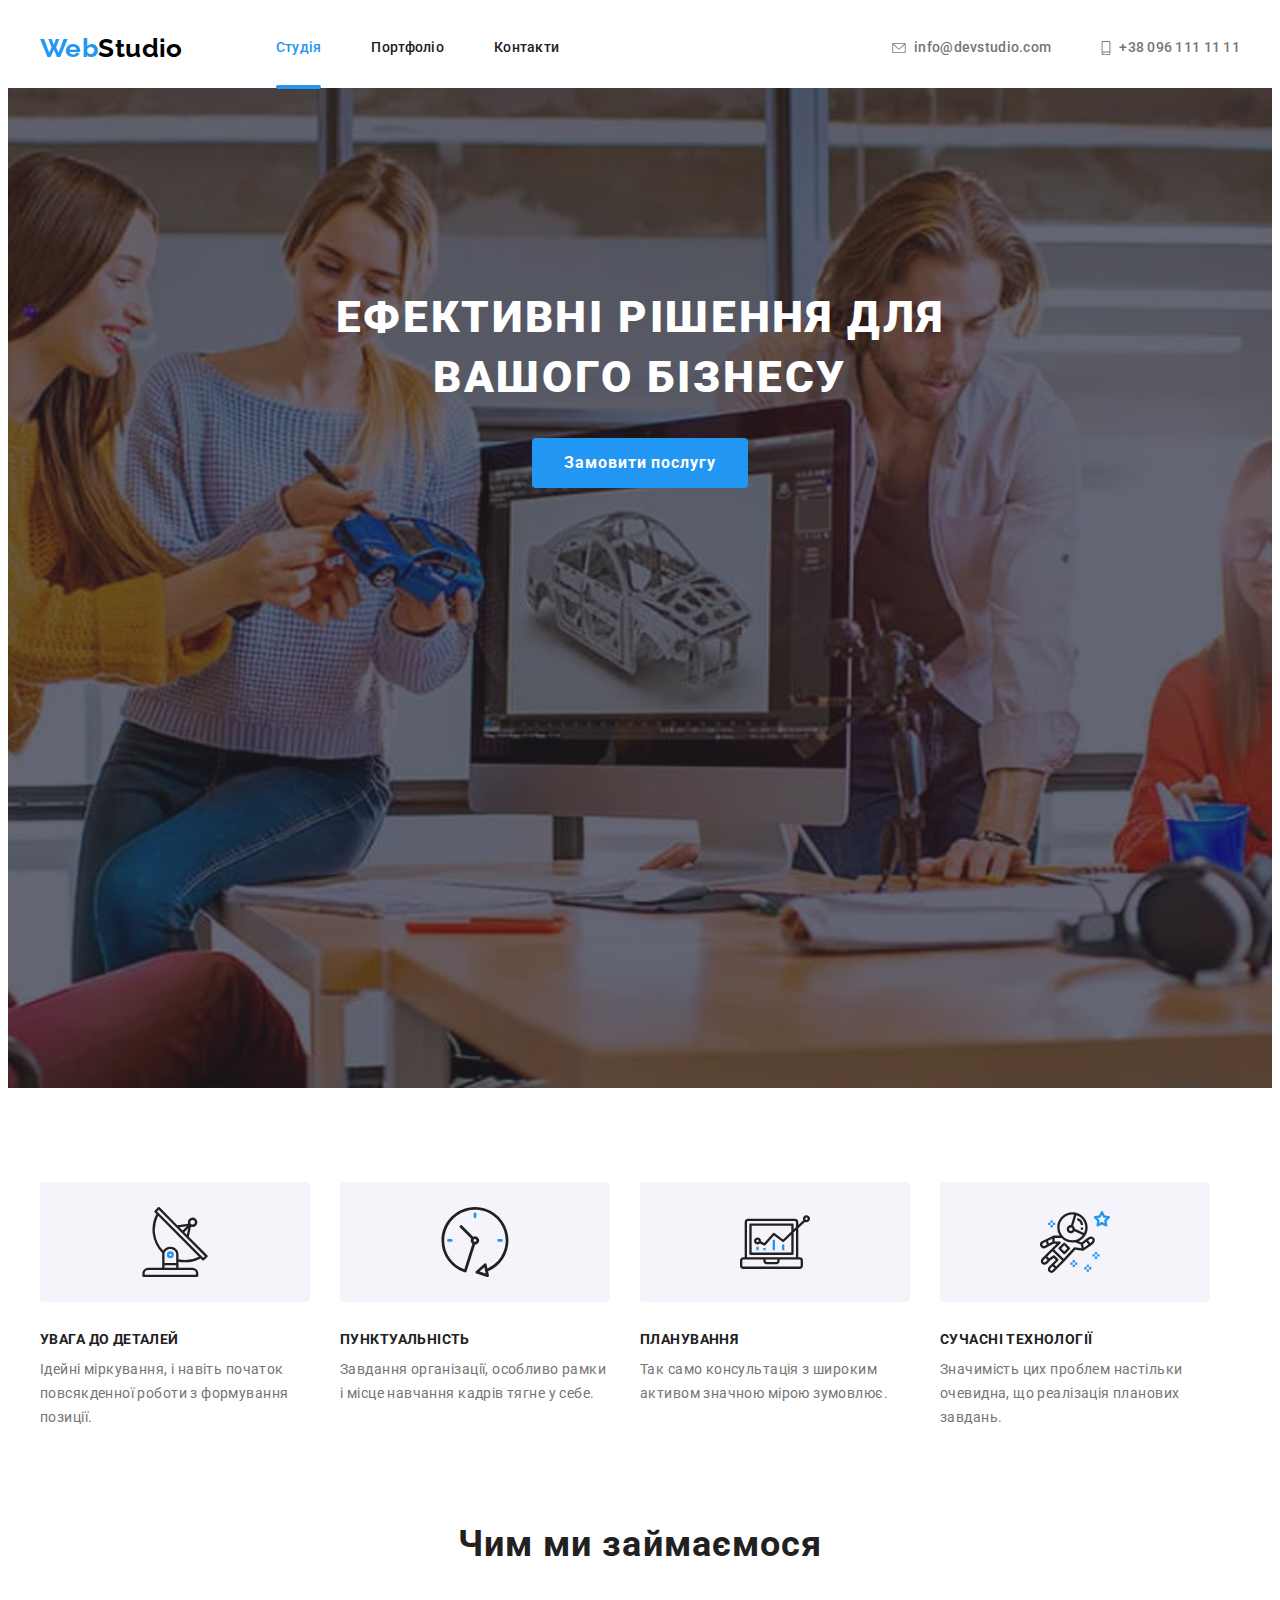
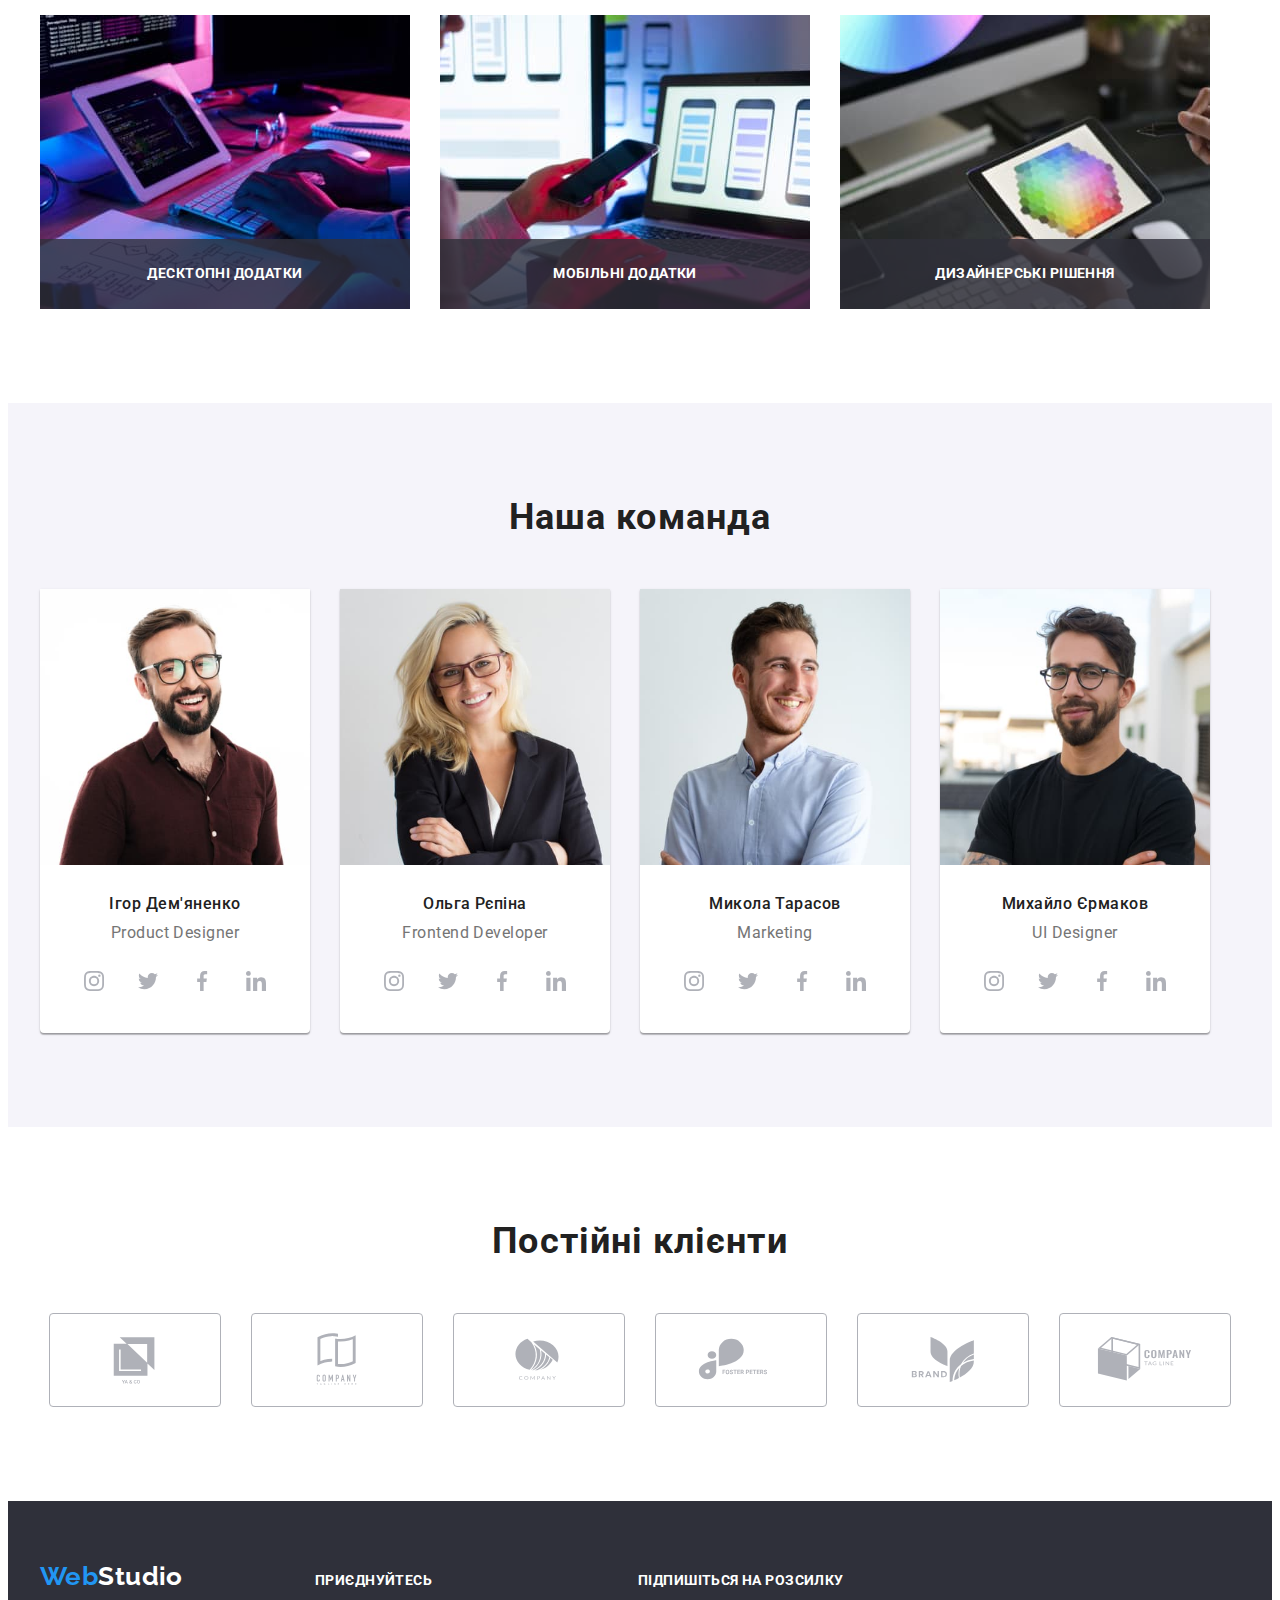
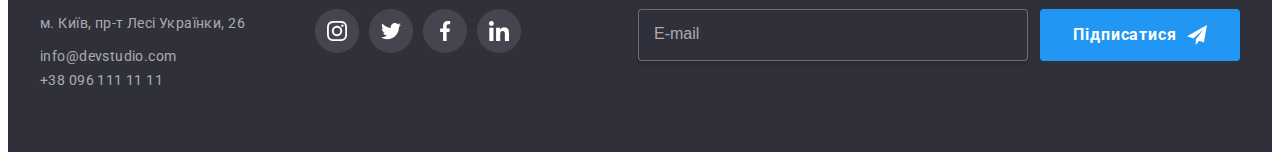
<file: index.html>
<!DOCTYPE html>
<html lang="uk">
  <head>
    <meta charset="UTF-8" />
    <meta http-equiv="X-UA-Compatible" content="IE=edge" />
    <meta name="viewport" content="width=device-width, initial-scale=1.0" />
    <title>WebStudio</title>
    <link rel="preconnect" href="https://fonts.googleapis.com" />
    <link rel="preconnect" href="https://fonts.gstatic.com" crossorigin />
    <link
      href="https://fonts.googleapis.com/css2?family=Raleway:wght@700&family=Roboto:wght@400;500;700;900&display=swap"
      rel="stylesheet"
    />
    <link
      rel="stylesheet"
      href="https://cdnjs.cloudflare.com/ajax/libs/modern-normalize/1.1.0/modern-normalize.min.css"
      integrity="sha512-wpPYUAdjBVSE4KJnH1VR1HeZfpl1ub8YT/NKx4PuQ5NmX2tKuGu6U/JRp5y+Y8XG2tV+wKQpNHVUX03MfMFn9Q=="
      crossorigin="anonymous"
      referrerpolicy="no-referrer"
    />
    <link rel="stylesheet" href="./css/main.min.css" />
  </head>
  <body>
    <header>
      <div class="container main-nav">
        <nav class="navigation">
          <a lang="en" href="./index.html" class="navigation__logo"
            >Web<span class="nav-color">Studio</span>
          </a>
          <ul class="nav-list list">
            <li class="nav-list__item">
              <div class="nav-list__line">
                <a href="./index.html" class="nav-list__link current">Студія</a>
              </div>
            </li>
            <li class="nav-list__item">
              <a href="./portfolio.html" class="nav-list__link">Портфоліо</a>
            </li>
            <li class="nav-list__item"><a href="" class="nav-list__link">Контакти</a></li>
          </ul>

          <!-- toggle-mobile menu -->
          <div class="wrapper-mobile">
            <button
              class="menu-toggle js-open-menu"
              aria-expanded="false"
              aria-controls="mobile-menu"
            >
              <svg width="40" height="40" aria-label="Перемикач мобільного меню">
                <use href="./images/icons.svg#icon-menu"></use>
              </svg>
            </button>
          </div>
        </nav>
        <ul class="contact-nav list">
          <li class="contact-nav__item">
            <a href="mailto:info@devstudio.com" class="contact-nav__link">
              <svg class="contact-nav-icon" width="14" height="10">
                <use href="./images/icons.svg#icon-mail"></use>
              </svg>
              info@devstudio.com</a
            >
          </li>
          <li class="contact-nav__item">
            <a href="tel:+380961111111" class="contact-nav__link">
              <svg class="contact-nav-icon" width="10" height="14">
                <use href="./images/icons.svg#icon-phone"></use>
              </svg>
              +38 096 111 11 11</a
            >
          </li>
        </ul>
      </div>
    </header>
    <main>
      <!--Hero section-->
      <section class="hero">
        <h1 class="hero-title">Ефективні рішення для вашого бізнесу</h1>
        <button type="button" class="hero-title__button" data-modal-open>Замовити послугу</button>
      </section>

      <!--Секція якості-->
      <section class="section-quality section">
        <h2 class="quality-title unvisible">Якості</h2>
        <div class="container">
          <ul class="quality-list list">
            <li class="quality-list__item">
              <div class="quality-list__logo">
                <svg class="quality-list__icon">
                  <use href="./images/icons.svg#icon-antenna"></use>
                </svg>
              </div>
              <h3 class="quality-list__title">УВАГА ДО ДЕТАЛЕЙ</h3>
              <p class="quality-list__text">
                Ідейні міркування, і навіть початок повсякденної роботи з формування позиції.
              </p>
            </li>
            <li class="quality-list__item">
              <div class="quality-list__logo">
                <svg class="quality-list__icon">
                  <use href="./images/icons.svg#icon-clock"></use>
                </svg>
              </div>
              <h3 class="quality-list__title">ПУНКТУАЛЬНІСТЬ</h3>
              <p class="quality-list__text">
                Завдання організації, особливо рамки і місце навчання кадрів тягне у себе.
              </p>
            </li>
            <li class="quality-list__item">
              <div class="quality-list__logo">
                <svg class="quality-list__icon">
                  <use href="./images/icons.svg#icon-diagram"></use>
                </svg>
              </div>
              <h3 class="quality-list__title">ПЛАНУВАННЯ</h3>
              <p class="quality-list__text">
                Так само консультація з широким активом значною мірою зумовлює.
              </p>
            </li>
            <li class="quality-list__item">
              <div class="quality-list__logo">
                <svg class="quality-list__icon">
                  <use href="./images/icons.svg#icon-astronaut"></use>
                </svg>
              </div>
              <h3 class="quality-list__title">СУЧАСНІ ТЕХНОЛОГІЇ</h3>
              <p class="quality-list__text">
                Значимість цих проблем настільки очевидна, що реалізація планових завдань.
              </p>
            </li>
          </ul>
        </div>
      </section>
      <!--Секція послуги-->
      <section class="section-information section">
        <div class="container">
          <h2 class="information-title">Чим ми займаємося</h2>
          <ul class="list-img list">
            <li class="list-img__item">
              <img
                srcset="./images/photo1@1x.jpg 1x, ./images/photo1@2x.jpg 2x"
                alt="людина пише код сайта"
                width="370"
                class="list-img__img"
              />
              <p class="list-img__text">Десктопні додатки</p>
            </li>
            <li class="list-img__item">
              <img
                srcset="./images/photo2@1x.jpg 1x, ./images/photo2@2x.jpg 2x"
                alt="людина малює макет сайта"
                width="370"
                class="list-img__img"
              />
              <p class="list-img__text">Мобільні додатки</p>
            </li>
            <li class="list-img__item">
              <img
                srcset="./images/photo3@1x.jpg 1x, ./images/photo3@2x.jpg 2x"
                alt="людина робить дизайн сайта"
                width="370"
                class="list-img__img"
              />
              <p class="list-img__text">Дизайнерські рішення</p>
            </li>
          </ul>
        </div>
      </section>
      <!--Наша команда-->
      <section class="section-team section">
        <div class="container">
          <h2 class="information-title">Наша команда</h2>
          <ul class="list-team list">
            <li class="list-team__cards">
              <picture>
                <source
                  srcset="
                    ./images/section-team-img/1-desk-igor@1x.jpg 1x,
                    ./images/section-team-img/1-desk-igor@2x.jpg 2x
                  "
                  media="min-width: 1200px"
                />
                <source
                  srcset="
                    ./images/section-team-img/1-tab-igor@1x.jpg 1x,
                    ./images/section-team-img/1-tab-igor@2x.jpg 2x
                  "
                  media="min-width: 768px"
                />
                <source
                  srcset="
                    ./images/section-team-img/1-mob-igor@1x.jpg 1x,
                    ./images/section-team-img/1-mob-igor@2x.jpg 2x
                  "
                  media="max-width: 767px"
                />

                <img
                  src="./images/section-team-img/1-mob-igor@1x.jpg"
                  alt="Ігор Дем'яненко фото"
                  class="list-team__img"
                />
              </picture>

              <div class="wrap">
                <h3 class="list-team__title item">Ігор Дем'яненко</h3>
                <p class="list-team__description item" lang="en">Product Designer</p>
                <ul class="social-list list">
                  <li class="social-list__item">
                    <a href="https://www.instagram.com/" class="social-list__links">
                      <svg class="social-list__icon">
                        <use href="./images/icons.svg#icon-instagram"></use>
                      </svg>
                    </a>
                  </li>
                  <li class="social-list__item">
                    <a href="https://twitter.com/" class="social-list__links">
                      <svg class="social-list__icon">
                        <use href="./images/icons.svg#icon-twitter"></use>
                      </svg>
                    </a>
                  </li>
                  <li class="social-list__item">
                    <a href="https://www.facebook.com/" class="social-list__links">
                      <svg class="social-list__icon">
                        <use href="./images/icons.svg#icon-facebook"></use>
                      </svg>
                    </a>
                  </li>
                  <li class="social-list__item">
                    <a href="https://www.linkedin.com/" class="social-list__links">
                      <svg class="social-list__icon">
                        <use href="./images/icons.svg#icon-linkedin"></use>
                      </svg>
                    </a>
                  </li>
                </ul>
              </div>
            </li>
            <li class="list-team__cards">
              <picture>
                <source
                  srcset="
                    ./images/section-team-img/2-desk-olga@1x.jpg 1x,
                    ./images/section-team-img/2-desk-olga@2x.jpg 2x
                  "
                  media="min-width: 1200px"
                />
                <source
                  srcset="
                    ./images/section-team-img/2-tab-olga@1x.jpg 1x,
                    ./images/section-team-img/2-tab-olga@2x.jpg 2x
                  "
                  media="min-width: 768px"
                />
                <source
                  srcset="
                    ./images/section-team-img/2-mob-olga@1x.jpg 1x,
                    ./images/section-team-img/2-mob-olga@2x.jpg 2x
                  "
                  media="max-width: 767px"
                />

                <img
                  src="./images/section-team-img/2-mob-olga@1x.jpg"
                  alt="Ольга Рєпіна фото"
                  class="list-team__img"
                />
              </picture>
              <div class="wrap">
                <h3 class="list-team__title item">Ольга Рєпіна</h3>
                <p class="list-team__description item" lang="en">Frontend Developer</p>
                <ul class="social-list list">
                  <li class="social-list__item">
                    <a href="https://www.instagram.com/" class="social-list__links">
                      <svg class="social-list__icon">
                        <use href="./images/icons.svg#icon-instagram"></use>
                      </svg>
                    </a>
                  </li>
                  <li class="social-list__item">
                    <a href="https://twitter.com/" class="social-list__links">
                      <svg class="social-list__icon">
                        <use href="./images/icons.svg#icon-twitter"></use>
                      </svg>
                    </a>
                  </li>
                  <li class="social-list__item">
                    <a href="https://www.facebook.com/" class="social-list__links">
                      <svg class="social-list__icon">
                        <use href="./images/icons.svg#icon-facebook"></use>
                      </svg>
                    </a>
                  </li>
                  <li class="social-list__item">
                    <a href="https://www.linkedin.com/" class="social-list__links">
                      <svg class="social-list__icon">
                        <use href="./images/icons.svg#icon-linkedin"></use>
                      </svg>
                    </a>
                  </li>
                </ul>
              </div>
            </li>
            <li class="list-team__cards">
              <picture>
                <source
                  srcset="
                    ./images/section-team-img/3-desk-kolya@1x.jpg 1x,
                    ./images/section-team-img/3-desk-kolya@2x.jpg 2x
                  "
                  media="min-width: 1200px"
                />
                <source
                  srcset="
                    ./images/section-team-img/3-tab-kolya@1x.jpg 1x,
                    ./images/section-team-img/3-tab-kolya@2x.jpg 2x
                  "
                  media="min-width: 768px"
                />
                <source
                  srcset="
                    ./images/section-team-img/3-mob-kolya@1x     1x,
                    ./images/section-team-img/3-mob-kolya@2x.jpg 2x
                  "
                  media="max-width: 767px"
                />
                <img
                  src="./images/section-team-img/3-mob-kolya@1x.jpg"
                  alt="Микола Тарасов фото"
                  class="list-team__img"
                />
              </picture>
              <div class="wrap">
                <h3 class="list-team__title item">Микола Тарасов</h3>
                <p class="list-team__description item" lang="en">Marketing</p>
                <ul class="social-list list">
                  <li class="social-list__item">
                    <a href="https://www.instagram.com/" class="social-list__links">
                      <svg class="social-list__icon">
                        <use href="./images/icons.svg#icon-instagram"></use>
                      </svg>
                    </a>
                  </li>
                  <li class="social-list__item">
                    <a href="https://twitter.com/" class="social-list__links">
                      <svg class="social-list__icon">
                        <use href="./images/icons.svg#icon-twitter"></use>
                      </svg>
                    </a>
                  </li>
                  <li class="social-list__item">
                    <a href="https://www.facebook.com/" class="social-list__links">
                      <svg class="social-list__icon">
                        <use href="./images/icons.svg#icon-facebook"></use>
                      </svg>
                    </a>
                  </li>
                  <li class="social-list__item">
                    <a href="https://www.linkedin.com/" class="social-list__links">
                      <svg class="social-list__icon">
                        <use href="./images/icons.svg#icon-linkedin"></use>
                      </svg>
                    </a>
                  </li>
                </ul>
              </div>
            </li>
            <li class="list-team__cards">
              <picture>
                <source
                  srcset="
                    ./images/section-team-img/4-desk-misha@1x.jpg 1x,
                    ./images/section-team-img/4-desk-misha@2x.jpg 2x
                  "
                  media="min-width: 1200px"
                />
                <source
                  srcset="
                    ./images/section-team-img/4-tab-misha@1x.jpg 1x,
                    ./images/section-team-img/4-tab-misha@2x.jpg 2x
                  "
                  media="min-width: 768px"
                />
                <source
                  srcset="
                    ./images/section-team-img/4-mob-misha@1x.jpg 1x,
                    ./images/section-team-img/4-mob-misha@2x.jpg 2x
                  "
                  media="max-width: 767px"
                />
                <img
                  src="./images/section-team-img/4-mob-misha@1x.jpg"
                  alt="Михайло Єрмаков фото"
                  class="list-team__img"
                />
              </picture>
              <div class="wrap">
                <h3 class="list-team__title item">Михайло Єрмаков</h3>
                <p class="list-team__description item" lang="en">UI Designer</p>
                <ul class="social-list list">
                  <li class="social-list__item">
                    <a href="https://www.instagram.com/" class="social-list__links">
                      <svg class="social-list__icon">
                        <use href="./images/icons.svg#icon-instagram"></use>
                      </svg>
                    </a>
                  </li>
                  <li class="social-list__item">
                    <a href="https://twitter.com/" class="social-list__links">
                      <svg class="social-list__icon">
                        <use href="./images/icons.svg#icon-twitter"></use>
                      </svg>
                    </a>
                  </li>
                  <li class="social-list__item">
                    <a href="https://www.facebook.com/" class="social-list__links">
                      <svg class="social-list__icon">
                        <use href="./images/icons.svg#icon-facebook"></use>
                      </svg>
                    </a>
                  </li>
                  <li class="social-list__item">
                    <a href="https://www.linkedin.com/" class="social-list__links">
                      <svg class="social-list__icon">
                        <use href="./images/icons.svg#icon-linkedin"></use>
                      </svg>
                    </a>
                  </li>
                </ul>
              </div>
            </li>
          </ul>
        </div>
      </section>

      <!--Постійні клієнти-->
      <section class="section">
        <div class="container">
          <h2 class="information-title">Постійні клієнти</h2>
          <ul class="clients-list list">
            <li class="clients-list__item">
              <a href="" class="clients-list__link">
                <svg class="clients-list__icon">
                  <use href="./images/icons.svg#icon-logo-1"></use>
                </svg>
              </a>
            </li>
            <li class="clients-list__item">
              <a href="" class="clients-list__link">
                <svg class="clients-list__icon">
                  <use href="./images/icons.svg#icon-logo-2"></use>
                </svg>
              </a>
            </li>
            <li class="clients-list__item">
              <a href="" class="clients-list__link">
                <svg class="clients-list__icon">
                  <use href="./images/icons.svg#icon-logo-3"></use>
                </svg>
              </a>
            </li>
            <li class="clients-list__item">
              <a href="" class="clients-list__link">
                <svg class="clients-list__icon">
                  <use href="./images/icons.svg#icon-logo-4"></use>
                </svg>
              </a>
            </li>
            <li class="clients-list__item">
              <a href="" class="clients-list__link">
                <svg class="clients-list__icon">
                  <use href="./images/icons.svg#icon-logo-5"></use>
                </svg>
              </a>
            </li>
            <li class="clients-list__item">
              <a href="" class="clients-list__link">
                <svg class="clients-list__icon">
                  <use href="./images/icons.svg#icon-logo-6"></use>
                </svg>
              </a>
            </li>
          </ul>
        </div>
      </section>
    </main>

    <!--Контакти-->
    <footer class="section-footer">
      <div class="container footer-wrapper">
        <div class="address-wrapper">
          <a lang="en" href="./index.html" class="navigation__logo section-footer__logo"
            >Web<span class="address-color">Studio</span>
          </a>
          <address>
            <ul class="list-address list">
              <li class="list-address__item">
                <a
                  class="list-address__link"
                  href="https://goo.gl/maps/1wzfTrZcwWFu8a3X7"
                  target="_blank"
                  rel="noopener noreferrer nofollow"
                >
                  м. Київ, пр-т Лесі Українки, 26</a
                >
              </li>
              <li class="list-address__item">
                <a class="list-address__link" href="mailto:info@devstudio.com"
                  >info@devstudio.com</a
                >
              </li>
              <li class="list-address__item">
                <a class="list-address__link" href="tel:+380961111111">+38 096 111 11 11</a>
              </li>
            </ul>
          </address>
        </div>

        <div class="social-container">
          <p class="social-description">приєднуйтесь</p>

          <ul class="social-list list">
            <li class="social-list__item">
              <a href="https://www.instagram.com/" class="social-list__links footer-icons">
                <svg class="social-list__icon icon-socials">
                  <use href="./images/icons.svg#icon-instagram"></use>
                </svg>
              </a>
            </li>
            <li class="social-list__item">
              <a href="https://twitter.com/" class="social-list__links footer-icons">
                <svg class="social-list__icon icon-socials">
                  <use href="./images/icons.svg#icon-twitter"></use>
                </svg>
              </a>
            </li>
            <li class="social-list__item">
              <a href="https://www.facebook.com/" class="social-list__links footer-icons">
                <svg class="social-list__icon icon-socials">
                  <use href="./images/icons.svg#icon-facebook"></use>
                </svg>
              </a>
            </li>
            <li class="social-list__item">
              <a href="https://www.linkedin.com/" class="social-list__links footer-icons">
                <svg class="social-list__icon icon-socials">
                  <use href="./images/icons.svg#icon-linkedin"></use>
                </svg>
              </a>
            </li>
          </ul>
        </div>

        <form class="form-subscribe">
          <p class="social-description">Підпишіться на розсилку</p>
          <div class="form-subscribe__container">
            <input
              type="email"
              name="email"
              id="email"
              placeholder="E-mail"
              class="form-subscribe__input"
            />

            <button type="submit" class="button-subscribe hero-title__button">
              Підписатися
              <svg class="button-subscribe__icon">
                <use href="./images/icons.svg#icon-telegram"></use>
              </svg>
            </button>
          </div>
        </form>
      </div>
    </footer>

    <!--Modal-->
    <div class="backdrop is-hidden" data-modal>
      <div class="modal">
        <form class="form">
          <p class="modal-title">Залиште свої дані, ми вам передзвонимо</p>

          <label for="name" class="form__label">Ім'я</label>
          <div class="form-wrap">
            <input type="text" name="name" id="name" class="form__input" />
            <svg class="form-wrap__name form-wrap__svg">
              <use href="./images/icons.svg#icon-name"></use>
            </svg>
          </div>

          <label for="tel" class="form__label">Телефон</label>
          <div class="form-wrap">
            <input type="tel" name="tel" id="tel" class="form__input" />
            <svg class="form-wrap__telephone form-wrap__svg">
              <use href="./images/icons.svg#icon-telephone"></use>
            </svg>
          </div>

          <label for="email-form" class="form__label">Пошта</label>
          <div class="form-wrap">
            <input type="email" name="email" id="email-form" class="form__input" />
            <svg class="form-wrap__email form-wrap__svg">
              <use href="./images/icons.svg#icon-email"></use>
            </svg>
          </div>

          <label for="Comment" class="form__label">Коментар</label>
          <textarea
            name="Comment"
            id="Comment"
            placeholder="Введіть текст"
            class="form__textarea"
          ></textarea>

          <div class="accept">
            <input
              type="checkbox"
              id="accept"
              name="accept"
              required
              class="unvisible form__input accept__input"
            />

            <label for="accept" class="form__label accept__label">
              <span class="accept__checkbox">
                <svg class="accept__svg">
                  <use href="./images/icons.svg#icon-tick"></use>
                </svg>
              </span>
              <span class="form__label__description">Погоджуюся з розсилкою та приймаю</span>
              <span class="accept-line accept__span">
                <a href="" class="accept__link">Умови договору</a></span
              >
            </label>
          </div>

          <button type="submit" class="hero-title__button form__button">Відправити</button>
        </form>
        <button class="modal-button" data-modal-close>
          <svg class="icon-modal">
            <use href="./images/icons.svg#icon-close"></use>
          </svg>
        </button>
      </div>
    </div>

    <!-- mobile button-menu -->

    <div class="menu-container js-menu-container" id="mobile-menu">
      <button class="menu-toggle js-close-menu">
        <svg width="40" height="40"><use href="./images/icons.svg#icon-cross"></use></svg>
      </button>

      <ul class="mobile-menu list">
        <li class="mobile-menu__item">
          <a href="./index.html" class="mobile-menu__link mobile-menu__link--color">Студія</a>
        </li>
        <li class="mobile-menu__item">
          <a href="./portfolio.html" class="mobile-menu__link">Портфоліо</a>
        </li>
        <li class="mobile-menu__item"><a href="" class="mobile-menu__link">Контакти</a></li>
      </ul>

      <ul class="contact-nav contact-nav__mobile list">
        <li class="contact-nav__item">
          <a href="tel:+380961111111" class="contact-nav__link contact-nav__link--padding">
            +38 096 111 11 11</a
          >
        </li>
        <li class="contact-nav__item">
          <a
            href="mailto:info@devstudio.com"
            class="contact-nav__link contact-nav__link--color contact-nav__link--padding"
          >
            info@devstudio.com</a
          >
        </li>
      </ul>

      <ul class="mobile-social list">
        <li class="mobile-social__item">
          <a href="https://www.instagram.com/" class="mobile-social__links">Instagram </a>
        </li>
        <li class="mobile-social__item">
          <a href="https://twitter.com/" class="mobile-social__links"> Twitter </a>
        </li>
        <li class="mobile-social__item">
          <a href="https://www.facebook.com/" class="mobile-social__links"> Facebook </a>
        </li>
        <li class="mobile-social__item">
          <a href="https://www.linkedin.com/" class="mobile-social__links"> LinkedIn </a>
        </li>
      </ul>
    </div>

    <script src="./js/modal.js"></script>
    <script src="./js/mobile-menu.js"></script>
  </body>
</html>
</file>
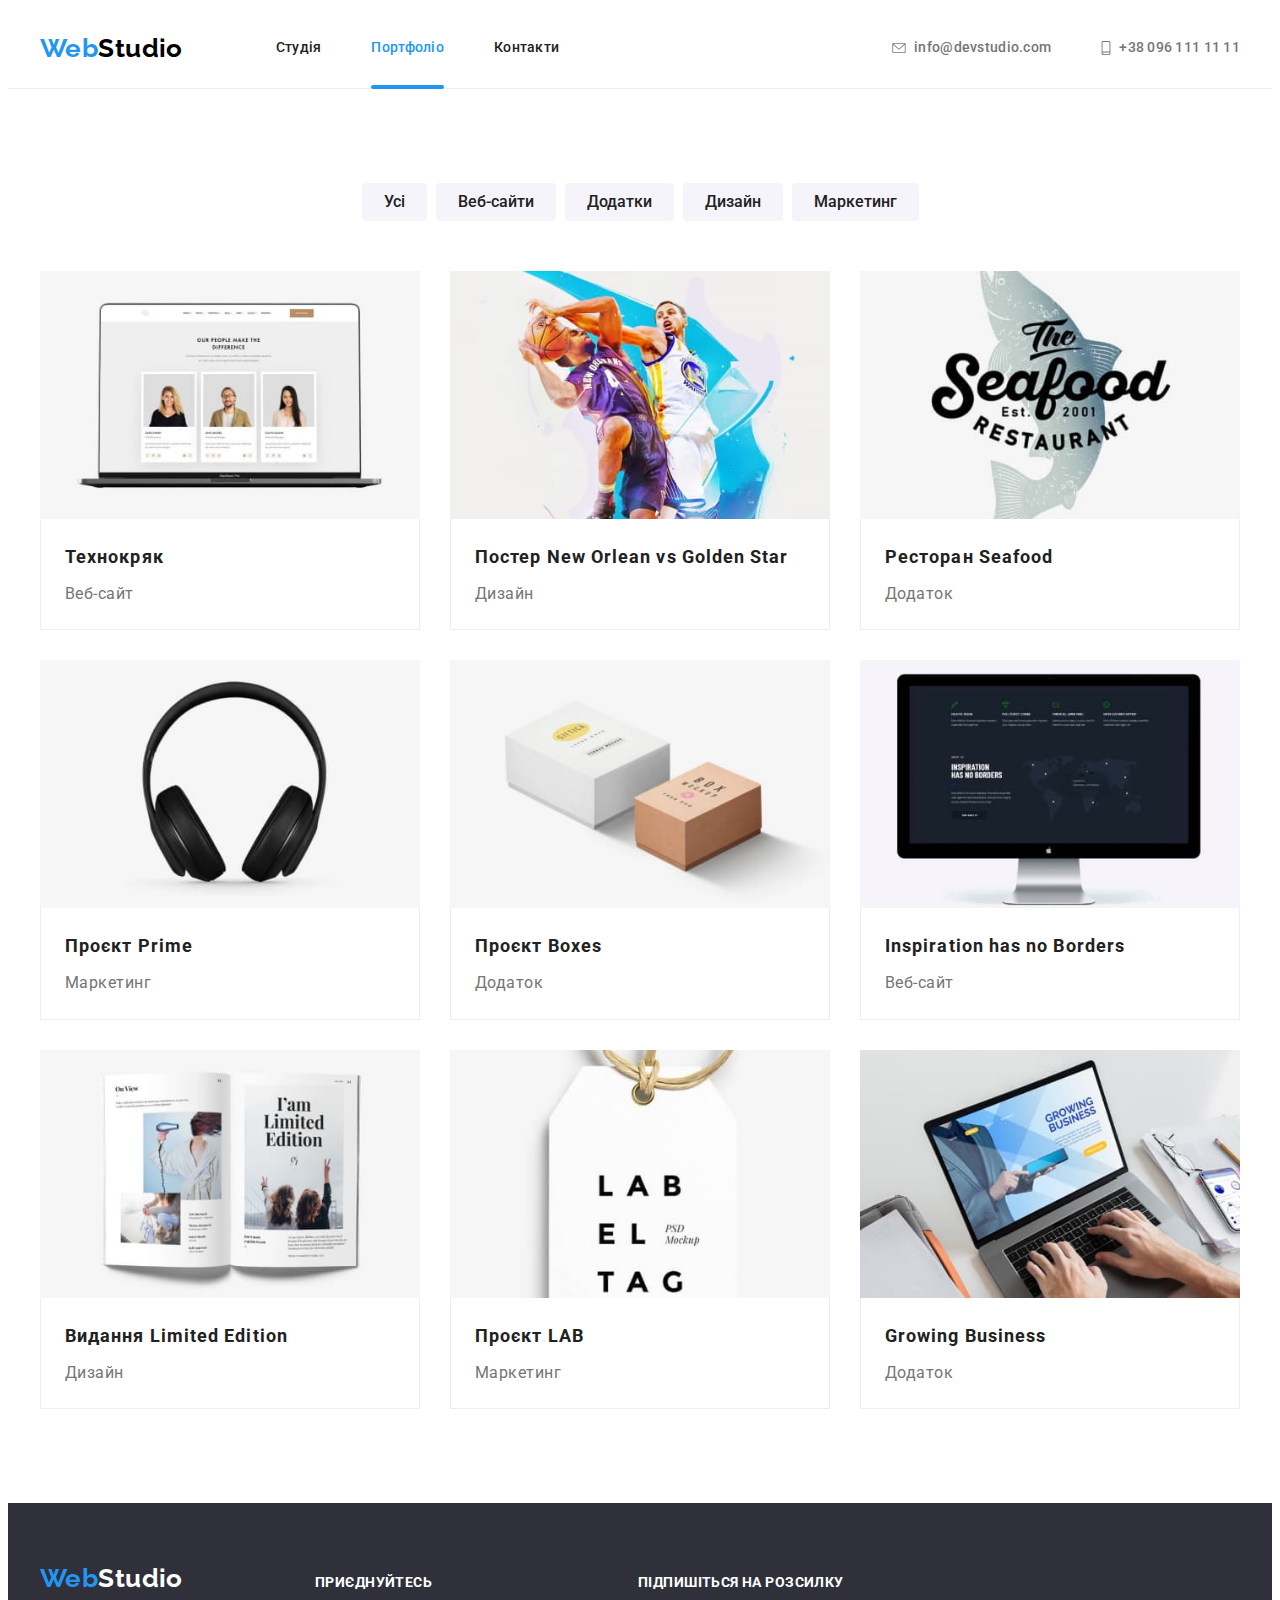
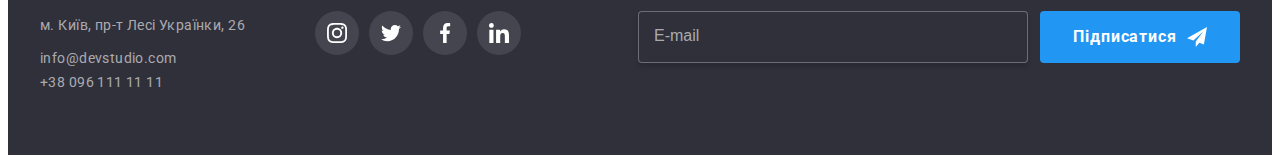
<file: portfolio.html>
<!DOCTYPE html>
<html lang="uk">
  <head>
    <meta charset="UTF-8" />
    <meta http-equiv="X-UA-Compatible" content="IE=edge" />
    <meta name="viewport" content="width=device-width, initial-scale=1.0" />
    <title>WebStudio</title>
    <link rel="preconnect" href="https://fonts.googleapis.com" />
    <link rel="preconnect" href="https://fonts.gstatic.com" crossorigin />
    <link
      href="https://fonts.googleapis.com/css2?family=Raleway:wght@700&family=Roboto:wght@400;500;700;900&display=swap"
      rel="stylesheet"
    />
    <link
      rel="stylesheet"
      href="https://cdnjs.cloudflare.com/ajax/libs/modern-normalize/1.1.0/modern-normalize.min.css"
      integrity="sha512-wpPYUAdjBVSE4KJnH1VR1HeZfpl1ub8YT/NKx4PuQ5NmX2tKuGu6U/JRp5y+Y8XG2tV+wKQpNHVUX03MfMFn9Q=="
      crossorigin="anonymous"
      referrerpolicy="no-referrer"
    />
    <link rel="stylesheet" href="./css/main.min.css" />
  </head>
  <body>
    <header class="header">
      <div class="container main-nav">
        <nav class="navigation">
          <a lang="en" href="./index.html" class="navigation__logo"
            >Web<span class="nav-color">Studio</span>
          </a>
          <ul class="nav-list list">
            <li class="nav-list__item"><a href="./index.html" class="nav-list__link">Студія</a></li>
            <li class="nav-list__item">
              <div class="nav-list__line">
                <a href="./portfolio.html" class="nav-list__link current">Портфоліо</a>
              </div>
            </li>
            <li class="nav-list__item"><a href="" class="nav-list__link">Контакти</a></li>
          </ul>

          <!-- toggle-mobile menu -->
          <div class="wrapper-mobile">
            <button
              class="menu-toggle js-open-menu"
              aria-expanded="false"
              aria-controls="mobile-menu"
            >
              <svg width="40" height="40">
                <use href="./images/icons.svg#icon-menu"></use>
              </svg>
            </button>
          </div>
        </nav>
        <ul class="contact-nav list">
          <li class="contact-nav__item">
            <a href="mailto:info@devstudio.com" class="contact-nav__link">
              <svg class="contact-nav-icon" width="14" height="10">
                <use href="./images/icons.svg#icon-mail"></use>
              </svg>
              info@devstudio.com</a
            >
          </li>
          <li class="contact-nav__item">
            <a href="tel:+380961111111" class="contact-nav__link">
              <svg class="contact-nav-icon" width="10" height="14">
                <use href="./images/icons.svg#icon-phone"></use>
              </svg>
              +38 096 111 11 11</a
            >
          </li>
        </ul>
      </div>
    </header>
    <main>
      <!--Портфоліо-->
      <section class="portfolio-section">
        <h1 class="unvisible">Портфоліо</h1>
        <div class="container">
          <ul class="list-btn list">
            <li class="item"><button type="button" class="button-filter">Усі</button></li>
            <li class="item"><button type="button" class="button-filter">Веб-сайти</button></li>
            <li class="item"><button type="button" class="button-filter">Додатки</button></li>
            <li class="item"><button type="button" class="button-filter">Дизайн</button></li>
            <li class="item"><button type="button" class="button-filter">Маркетинг</button></li>
          </ul>
          <ul class="work-list list">
            <li class="work-item">
              <a href="" target="_blank" rel="noopener noreferrer" class="list-link">
                <div class="work-wrap-details">
                  <picture>
                    <source
                      srcset="
                        ./images-portfolio/portfolio-desk-img/img-1.jpg    1x,
                        ./images-portfolio/portfolio-desk-img/img@2x-1.jpg 2x
                      "
                      media="min-width: 1200px"
                    />
                    <source
                      srcset="
                        ./images-portfolio/portfolio-tab-img/img-1.jpg    1x,
                        ./images-portfolio/portfolio-tab-img/img@2x-1.jpg 2x
                      "
                      media="min-width: 768px"
                    />
                    <source
                      srcset="
                        ./images-portfolio/portfolio-mob-img/mob1.jpg    1x,
                        ./images-portfolio/portfolio-mob-img/mob1@2x.jpg 2x
                      "
                      media="max-width: 767px"
                    />
                    <img
                      src="./images-portfolio/portfolio-mob-img/mob1.jpg"
                      alt="ноутбук"
                      class="work-img"
                    />
                  </picture>
                  <p class="card-details">
                    Ресурс пропонує комплексні пропозиції з різним рівнем функціоналу та сервісів.
                    Все це дозволить відвідувачу отримати вичерпні відомості про компанію чи
                    приватну особу.
                  </p>
                </div>
                <div class="border">
                  <h2 class="portfolio-title">Технокряк</h2>
                  <p class="portfolio-text">Веб-сайт</p>
                </div>
              </a>
            </li>
            <li class="work-item">
              <a href="" target="_blank" rel="noopener noreferrer" class="list-link">
                <div class="work-wrap-details">
                  <picture>
                    <source
                      srcset="
                        ./images-portfolio/portfolio-desk-img/img-2.jpg    1x,
                        ./images-portfolio/portfolio-desk-img/img@2x-2.jpg 2x
                      "
                      media="min-width: 1200px"
                    />
                    <source
                      srcset="
                        ./images-portfolio/portfolio-tab-img/img-2.jpg    1x,
                        ./images-portfolio/portfolio-tab-img/img@2x-2.jpg 2x
                      "
                      media="min-width: 768px"
                    />
                    <source
                      srcset="
                        ./images-portfolio/portfolio-mob-img/mob2.jpg    1x,
                        ./images-portfolio/portfolio-mob-img/mob2@2x.jpg 2x
                      "
                      media="max-width: 767px"
                    />
                    <img
                      src="./images-portfolio/portfolio-mob-img/mob2.jpg"
                      alt="два чоловіка грають в баскетбол"
                      class="work-img"
                    />
                  </picture>
                  <p class="card-details">
                    Ресурс пропонує комплексні пропозиції з різним рівнем функціоналу та сервісів.
                    Все це дозволить відвідувачу отримати вичерпні відомості про компанію чи
                    приватну особу.
                  </p>
                </div>
                <div class="border">
                  <h2 class="portfolio-title">Постер New Orlean vs Golden Star</h2>
                  <p class="portfolio-text">Дизайн</p>
                </div>
              </a>
            </li>
            <li class="work-item">
              <a href="" target="_blank" rel="noopener noreferrer" class="list-link">
                <div class="work-wrap-details">
                  <picture>
                    <source
                      srcset="
                        ./images-portfolio/portfolio-desk-img/img-3.jpg    1x,
                        ./images-portfolio/portfolio-desk-img/img@2x-3.jpg 2x
                      "
                      media="min-width: 1200px"
                    />
                    <source
                      srcset="
                        ./images-portfolio/portfolio-tab-img/img-3.jpg    1x,
                        ./images-portfolio/portfolio-tab-img/img@2x-3.jpg 2x
                      "
                      media="min-width: 768px"
                    />
                    <source
                      srcset="
                        ./images-portfolio/portfolio-mob-img/mob3.jpg    1x,
                        ./images-portfolio/portfolio-mob-img/mob3@2x.jpg 2x
                      "
                      media="max-width: 767px"
                    />
                    <img
                      src="./images-portfolio/portfolio-mob-img/mob3.jpg"
                      alt="логотип риби з назвою ресторану"
                      class="work-img"
                    />
                  </picture>
                  <p class="card-details">
                    Ресурс пропонує комплексні пропозиції з різним рівнем функціоналу та сервісів.
                    Все це дозволить відвідувачу отримати вичерпні відомості про компанію чи
                    приватну особу.
                  </p>
                </div>
                <div class="border">
                  <h2 class="portfolio-title">Ресторан Seafood</h2>
                  <p class="portfolio-text">Додаток</p>
                </div>
              </a>
            </li>
            <li class="work-item">
              <a href="" target="_blank" rel="noopener noreferrer" class="list-link">
                <div class="work-wrap-details">
                  <picture>
                    <source
                      srcset="
                        ./images-portfolio/portfolio-desk-img/img-4.jpg    1x,
                        ./images-portfolio/portfolio-desk-img/img@2x-4.jpg 2x
                      "
                      media="min-width: 1200px"
                    />
                    <source
                      srcset="
                        ./images-portfolio/portfolio-tab-img/img-4.jpg    1x,
                        ./images-portfolio/portfolio-tab-img/img@2x-4.jpg 2x
                      "
                      media="min-width: 768px"
                    />
                    <source
                      srcset="
                        ./images-portfolio/portfolio-mob-img/mob4.jpg    1x,
                        ./images-portfolio/portfolio-mob-img/mob4@2x.jpg 2x
                      "
                      media="max-width: 767px"
                    />
                    <img
                      src="./images-portfolio/portfolio-mob-img/mob4.jpg"
                      alt="навушники"
                      class="work-img"
                    />
                  </picture>
                  <p class="card-details">
                    Ресурс пропонує комплексні пропозиції з різним рівнем функціоналу та сервісів.
                    Все це дозволить відвідувачу отримати вичерпні відомості про компанію чи
                    приватну особу.
                  </p>
                </div>
                <div class="border">
                  <h2 class="portfolio-title">Проєкт Prime</h2>
                  <p class="portfolio-text">Маркетинг</p>
                </div>
              </a>
            </li>
            <li class="work-item">
              <a href="" target="_blank" rel="noopener noreferrer" class="list-link">
                <div class="work-wrap-details">
                  <picture>
                    <source
                      srcset="
                        ./images-portfolio/portfolio-desk-img/img-5.jpg    1x,
                        ./images-portfolio/portfolio-desk-img/img@2x-5.jpg 2x
                      "
                      media="min-width: 1200px"
                    />
                    <source
                      srcset="
                        ./images-portfolio/portfolio-tab-img/img-5.jpg    1x,
                        ./images-portfolio/portfolio-tab-img/img@2x-5.jpg 2x
                      "
                      media="min-width: 768px"
                    />
                    <source
                      srcset="
                        ./images-portfolio/portfolio-mob-img/mob5.jpg    1x,
                        ./images-portfolio/portfolio-mob-img/mob5@2x.jpg 2x
                      "
                      media="max-width: 767px"
                    />
                    <img
                      src="./images-portfolio/portfolio-mob-img/mob5.jpg"
                      alt="два бокси, коричневий та білий"
                      class="work-img"
                    />
                  </picture>
                  <p class="card-details">
                    Ресурс пропонує комплексні пропозиції з різним рівнем функціоналу та сервісів.
                    Все це дозволить відвідувачу отримати вичерпні відомості про компанію чи
                    приватну особу.
                  </p>
                </div>
                <div class="border">
                  <h2 class="portfolio-title">Проєкт Boxes</h2>
                  <p class="portfolio-text">Додаток</p>
                </div>
              </a>
            </li>
            <li class="work-item">
              <a href="" target="_blank" rel="noopener noreferrer" class="list-link">
                <div class="work-wrap-details">
                  <picture>
                    <source
                      srcset="
                        ./images-portfolio/portfolio-desk-img/img-6.jpg    1x,
                        ./images-portfolio/portfolio-desk-img/img@2x-6.jpg 2x
                      "
                      media="min-width: 1200px"
                    />
                    <source
                      srcset="
                        ./images-portfolio/portfolio-tab-img/img-6.jpg    1x,
                        ./images-portfolio/portfolio-tab-img/img@2x-6.jpg 2x
                      "
                      media="min-width: 768px"
                    />
                    <source
                      srcset="
                        ./images-portfolio/portfolio-mob-img/mob6.jpg    1x,
                        ./images-portfolio/portfolio-mob-img/mob6@2x.jpg 2x
                      "
                      media="max-width: 767px"
                    />
                    <img
                      src="./images-portfolio/portfolio-mob-img/mob6.jpg"
                      alt="монітор компьютера"
                      class="work-img"
                    />
                  </picture>
                  <p class="card-details">
                    Ресурс пропонує комплексні пропозиції з різним рівнем функціоналу та сервісів.
                    Все це дозволить відвідувачу отримати вичерпні відомості про компанію чи
                    приватну особу.
                  </p>
                </div>
                <div class="border">
                  <h2 class="portfolio-title">Inspiration has no Borders</h2>
                  <p class="portfolio-text">Веб-сайт</p>
                </div>
              </a>
            </li>
            <li class="work-item">
              <a href="" target="_blank" rel="noopener noreferrer" class="list-link">
                <div class="work-wrap-details">
                  <picture>
                    <source
                      srcset="
                        ./images-portfolio/portfolio-desk-img/img-7.jpg    1x,
                        ./images-portfolio/portfolio-desk-img/img@2x-7.jpg 2x
                      "
                      media="min-width: 1200px"
                    />
                    <source
                      srcset="
                        ./images-portfolio/portfolio-tab-img/img-7.jpg    1x,
                        ./images-portfolio/portfolio-tab-img/img@2x-7.jpg 2x
                      "
                      media="min-width: 768px"
                    />
                    <source
                      srcset="
                        ./images-portfolio/portfolio-mob-img/mob7.jpg    1x,
                        ./images-portfolio/portfolio-mob-img/mob7@2x.jpg 2x
                      "
                      media="max-width: 767px"
                    />
                    <img
                      src="./images-portfolio/portfolio-mob-img/mob7.jpg"
                      alt="книга"
                      class="work-img"
                    />
                  </picture>
                  <p class="card-details">
                    Ресурс пропонує комплексні пропозиції з різним рівнем функціоналу та сервісів.
                    Все це дозволить відвідувачу отримати вичерпні відомості про компанію чи
                    приватну особу.
                  </p>
                </div>
                <div class="border">
                  <h2 class="portfolio-title">Видання Limited Edition</h2>
                  <p class="portfolio-text">Дизайн</p>
                </div>
              </a>
            </li>
            <li class="work-item">
              <a href="" target="_blank" rel="noopener noreferrer" class="list-link">
                <div class="work-wrap-details">
                  <picture>
                    <source
                      srcset="
                        ./images-portfolio/portfolio-desk-img/img-8.jpg    1x,
                        ./images-portfolio/portfolio-desk-img/img@2x-8.jpg 2x
                      "
                      media="min-width: 1200px"
                    />
                    <source
                      srcset="
                        ./images-portfolio/portfolio-tab-img/img-8.jpg    1x,
                        ./images-portfolio/portfolio-tab-img/img@2x-8.jpg 2x
                      "
                      media="min-width: 768px"
                    />
                    <source
                      srcset="
                        ./images-portfolio/portfolio-mob-img/mob8.jpg    1x,
                        ./images-portfolio/portfolio-mob-img/mob8@2x.jpg 2x
                      "
                      media="max-width: 767px"
                    />
                    <img
                      src="./images-portfolio/portfolio-mob-img/mob8.jpg"
                      alt="етикетка"
                      class="work-img"
                    />
                  </picture>
                  <p class="card-details">
                    Ресурс пропонує комплексні пропозиції з різним рівнем функціоналу та сервісів.
                    Все це дозволить відвідувачу отримати вичерпні відомості про компанію чи
                    приватну особу.
                  </p>
                </div>
                <div class="border">
                  <h2 class="portfolio-title">Проєкт LAB</h2>
                  <p class="portfolio-text">Маркетинг</p>
                </div>
              </a>
            </li>
            <li class="work-item">
              <a href="" target="_blank" rel="noopener noreferrer" class="list-link">
                <div class="work-wrap-details">
                  <picture>
                    <source
                      srcset="
                        ./images-portfolio/portfolio-desk-img/img-9.jpg    1x,
                        ./images-portfolio/portfolio-desk-img/img@2x-9.jpg 2x
                      "
                      media="min-width: 1200px"
                    />
                    <source
                      srcset="
                        ./images-portfolio/portfolio-tab-img/img-9.jpg    1x,
                        ./images-portfolio/portfolio-tab-img/img@2x-9.jpg 2x
                      "
                      media="min-width: 768px"
                    />
                    <source
                      srcset="
                        ./images-portfolio/portfolio-mob-img/mob9.jpg    1x,
                        ./images-portfolio/portfolio-mob-img/mob9@2x.jpg 2x
                      "
                      media="max-width: 767px"
                    />
                    <img
                      src="./images-portfolio/portfolio-mob-img/mob9.jpg"
                      alt="ноутбук"
                      class="work-img"
                    />
                  </picture>
                  <p class="card-details">
                    Ресурс пропонує комплексні пропозиції з різним рівнем функціоналу та сервісів.
                    Все це дозволить відвідувачу отримати вичерпні відомості про компанію чи
                    приватну особу.
                  </p>
                </div>
                <div class="border">
                  <h2 class="portfolio-title">Growing Business</h2>
                  <p class="portfolio-text">Додаток</p>
                </div>
              </a>
            </li>
          </ul>
        </div>
      </section>
    </main>

    <!--Контакти-->
    <footer class="section-footer">
      <div class="container footer-wrapper">
        <div class="address-wrapper">
          <a lang="en" href="./index.html" class="navigation__logo section-footer__logo"
            >Web<span class="address-color">Studio</span>
          </a>
          <address>
            <ul class="list-address list">
              <li class="list-address__item">
                <a
                  class="list-address__link"
                  href="https://goo.gl/maps/1wzfTrZcwWFu8a3X7"
                  target="_blank"
                  rel="noopener noreferrer nofollow"
                >
                  м. Київ, пр-т Лесі Українки, 26</a
                >
              </li>
              <li class="list-address__item">
                <a class="list-address__link" href="mailto:info@devstudio.com"
                  >info@devstudio.com</a
                >
              </li>
              <li class="list-address__item">
                <a class="list-address__link" href="tel:+380961111111">+38 096 111 11 11</a>
              </li>
            </ul>
          </address>
        </div>

        <div class="social-container">
          <p class="social-description">приєднуйтесь</p>

          <ul class="social-list list">
            <li class="social-list__item">
              <a href="https://www.instagram.com/" class="social-list__links footer-icons">
                <svg class="social-list__icon icon-socials">
                  <use href="./images/icons.svg#icon-instagram"></use>
                </svg>
              </a>
            </li>
            <li class="social-list__item">
              <a href="https://twitter.com/" class="social-list__links footer-icons">
                <svg class="social-list__icon icon-socials">
                  <use href="./images/icons.svg#icon-twitter"></use>
                </svg>
              </a>
            </li>
            <li class="social-list__item">
              <a href="https://www.facebook.com/" class="social-list__links footer-icons">
                <svg class="social-list__icon icon-socials">
                  <use href="./images/icons.svg#icon-facebook"></use>
                </svg>
              </a>
            </li>
            <li class="social-list__item">
              <a href="https://www.linkedin.com/" class="social-list__links footer-icons">
                <svg class="social-list__icon icon-socials">
                  <use href="./images/icons.svg#icon-linkedin"></use>
                </svg>
              </a>
            </li>
          </ul>
        </div>
        <form class="form-subscribe">
          <p class="social-description">Підпишіться на розсилку</p>
          <div class="form-subscribe__container">
            <input
              type="email"
              name="email"
              id="email"
              placeholder="E-mail"
              class="form-subscribe__input"
            />

            <button type="submit" class="button-subscribe hero-title__button">
              Підписатися
              <svg class="button-subscribe__icon">
                <use href="./images/icons.svg#icon-telegram"></use>
              </svg>
            </button>
          </div>
        </form>
      </div>
    </footer>

    <!-- mobile button-menu -->

    <div class="menu-container js-menu-container" id="mobile-menu">
      <button class="menu-toggle js-close-menu">
        <svg width="40" height="40"><use href="./images/icons.svg#icon-cross"></use></svg>
      </button>

      <ul class="mobile-menu list">
        <li class="mobile-menu__item">
          <a href="./index.html" class="mobile-menu__link mobile-menu__link--color">Студія</a>
        </li>
        <li class="mobile-menu__item">
          <a href="./portfolio.html" class="mobile-menu__link">Портфоліо</a>
        </li>
        <li class="mobile-menu__item"><a href="" class="mobile-menu__link">Контакти</a></li>
      </ul>

      <ul class="contact-nav contact-nav__mobile list">
        <li class="contact-nav__item">
          <a href="tel:+380961111111" class="contact-nav__link contact-nav__link--padding">
            +38 096 111 11 11</a
          >
        </li>
        <li class="contact-nav__item">
          <a
            href="mailto:info@devstudio.com"
            class="contact-nav__link contact-nav__link--color contact-nav__link--padding"
          >
            info@devstudio.com</a
          >
        </li>
      </ul>

      <ul class="mobile-social list">
        <li class="mobile-social__item">
          <a href="https://www.instagram.com/" class="mobile-social__links">Instagram </a>
        </li>
        <li class="mobile-social__item">
          <a href="https://twitter.com/" class="mobile-social__links"> Twitter </a>
        </li>
        <li class="mobile-social__item">
          <a href="https://www.facebook.com/" class="mobile-social__links"> Facebook </a>
        </li>
        <li class="mobile-social__item">
          <a href="https://www.linkedin.com/" class="mobile-social__links"> LinkedIn </a>
        </li>
      </ul>
    </div>

    <script src="./js/mobile-menu.js"></script>
  </body>
</html>
</file>
<file: css/main.min.css>
:root{--primary-text-color: #757575;--title-text-color: #212121;--accent-text-color: #2196f3;--primary-background-color: #ffffff;--secondary-background-color: #f5f4fa;--secondary-background-studio: #2f303a;--secondary-text-color: #000000;--background-color: #f5f5f5;--icon-color: #afb1b8;--fill-svg-color: #000000;--secondary-link-color: rgba(255, 255, 255, 0.6)}.unvisible{position:absolute;clip:rect(0 0 0 0);width:1px;height:1px;margin:-1px}.section{padding-top:60px;padding-bottom:60px}@media screen and (min-width: 1200px){.section{padding-top:94px;padding-bottom:94px}}.container{margin:0 auto;padding-left:15px;padding-right:15px}@media screen and (max-width: 479px){.container{width:100vw;margin:0;margin-left:auto;margin-right:auto}}@media screen and (min-width: 480px){.container{width:480px}}@media screen and (min-width: 768px){.container{width:768px}}@media screen and (min-width: 1200px){.container{width:1200px}}.no-scroll{overflow:hidden}.header{border-bottom:1px solid #ececec}h1,h2,h3,h4,h5,h6,ul,p{margin:0}ul{padding-left:0}.list{list-style:none}body{color:var(--primary-text-color);background-color:var(--primary-background-color);font-family:Roboto,sans-serif;font-size:14px;line-height:1.71;letter-spacing:.03em}.information-title{color:var(--title-text-color);font-weight:700;font-size:28px;line-height:1.17;text-align:center;letter-spacing:.03em;margin-bottom:50px}@media screen and (min-width: 1200px){.information-title{font-size:36px;line-height:1.16}}.navigation{display:-webkit-box;display:-ms-flexbox;display:flex;-webkit-box-align:center;-ms-flex-align:center;align-items:center;-webkit-box-pack:justify;-ms-flex-pack:justify;justify-content:space-between}@media screen and (min-width: 768px){.navigation{display:-webkit-box;display:-ms-flexbox;display:flex}}.navigation__logo{color:var(--accent-text-color);font-family:Raleway,sans-serif;font-weight:700;font-size:24px;line-height:1.16;padding-top:16px;padding-bottom:16px;display:block;text-decoration:none}@media screen and (min-width: 768px){.navigation__logo{padding-top:26px;padding-bottom:26px;margin-right:88px}}@media screen and (min-width: 1200px){.navigation__logo{font-weight:700;font-size:26px;line-height:1.19;padding-top:24px;padding-bottom:24px;margin-right:93px}}.nav-color{color:var(--secondary-text-color)}@media screen and (min-width: 768px){.main-nav{display:-webkit-box;display:-ms-flexbox;display:flex}}@media screen and (max-width: 1199px){.main-nav{-webkit-box-align:center;-ms-flex-align:center;align-items:center;-webkit-box-pack:justify;-ms-flex-pack:justify;justify-content:space-between}}.menu-toggle{min-height:40px;min-width:40px;display:-webkit-box;display:-ms-flexbox;display:flex;-webkit-box-align:center;-ms-flex-align:center;align-items:center;-webkit-box-pack:center;-ms-flex-pack:center;justify-content:center;margin:0;padding:0;background-color:rgba(0,0,0,0);cursor:pointer;border:none;border-radius:50%;outline:none}@media screen and (min-width: 768px){.menu-toggle{display:none}}.menu-toggle:hover,.menu-toggle:focus{background-color:var(--primary-background-color)}.menu-toggle:hover svg,.menu-toggle:focus svg{font:var(--accent-text-color)}.menu-container{position:fixed;top:0;left:0;display:-webkit-box;display:-ms-flexbox;display:flex;height:100%;-ms-flex-wrap:wrap;flex-wrap:wrap;width:100vw;padding:48px 40px;background-color:var(--primary-background-color);z-index:999;-webkit-transform:translateX(100%);transform:translateX(100%);-webkit-transition:-webkit-transform 250ms ease-in-out;transition:-webkit-transform 250ms ease-in-out;transition:transform 250ms ease-in-out;transition:transform 250ms ease-in-out, -webkit-transform 250ms ease-in-out}.menu-container.is-open{-webkit-transform:translateX(0);transform:translateX(0)}.menu-container .menu-toggle{position:absolute;top:10px;right:16px}.mobile-menu{display:-webkit-box;display:-ms-flexbox;display:flex;-ms-flex-wrap:wrap;flex-wrap:wrap;-webkit-column-gap:100%;-moz-column-gap:100%;column-gap:100%;padding:0;margin:0;list-style:none}.mobile-menu .mobile-menu__link--color{color:var(--accent-text-color)}.mobile-menu__link{display:block;color:var(--title-text-color);font-weight:500;font-size:40px;line-height:1.17;letter-spacing:.02em;color:var(--title-text-color);text-decoration:none}.nav-list{display:none;padding-left:0}.nav-list__item:not(:last-child){margin-right:50px}@media screen and (min-width: 768px){.nav-list{display:-webkit-box;display:-ms-flexbox;display:flex}}.nav-list .current{color:var(--accent-text-color)}@media screen and (min-width: 768px){.current{position:relative}.current::after{content:"";width:100%;height:4px;border-radius:2px;background-color:var(--accent-text-color);position:absolute;bottom:-1px;left:0}}.nav-list__link{color:var(--title-text-color);font-weight:500;font-size:14px;line-height:1.14;letter-spacing:.02em;display:block;padding-top:32px;padding-bottom:32px;text-decoration:none;-webkit-transition:color 250ms cubic-bezier(0.4, 0, 0.2, 1);transition:color 250ms cubic-bezier(0.4, 0, 0.2, 1)}.nav-list__link:hover,.nav-list__link:focus{color:var(--accent-text-color)}.contact-nav{display:none;padding-left:0;margin-left:auto;-webkit-box-align:center;-ms-flex-align:center;align-items:center}@media screen and (min-width: 768px){.contact-nav{display:-webkit-box;display:-ms-flexbox;display:flex}}@media screen and (max-width: 1199px){.contact-nav{-ms-flex-wrap:wrap;flex-wrap:wrap;margin-left:90px}}@media screen and (min-width: 1200px){.contact-nav{display:-webkit-box;display:-ms-flexbox;display:flex}}.contact-nav__mobile{display:block;margin-left:0;-webkit-column-gap:100%;-moz-column-gap:100%;column-gap:100%;display:-webkit-box;display:-ms-flexbox;display:flex;-webkit-box-align:end;-ms-flex-align:end;align-items:flex-end}.contact-nav__item{padding:0;margin-left:0}@media screen and (min-width: 768px){.contact-nav__item{margin-right:0}.contact-nav__item:not(:last-child){margin-bottom:0px}}@media screen and (min-width: 1200px){.contact-nav__item{display:-webkit-box;display:-ms-flexbox;display:flex;-webkit-box-align:center;-ms-flex-align:center;align-items:center}.contact-nav__item:not(:last-child){margin-right:50px}}.contact-nav__link{color:var(--accent-text-color);font-weight:500;font-size:27px;line-height:1.17;letter-spacing:.02em;display:block;text-decoration:none;padding-top:32px;padding-bottom:32px}.contact-nav__link:hover .contact-nav-icon{fill:var(--accent-text-color)}@media screen and (min-width: 480px){.contact-nav__link{font-size:34px}}@media screen and (min-width: 768px){.contact-nav__link{color:var(--primary-text-color);font-size:14px;line-height:1.14;-webkit-box-align:center;-ms-flex-align:center;align-items:center;-webkit-transition:color 250ms cubic-bezier(0.4, 0, 0.2, 1);transition:color 250ms cubic-bezier(0.4, 0, 0.2, 1)}}@media screen and (max-width: 1199px){.contact-nav__link{margin-bottom:10px;margin-right:0;padding:0;display:-webkit-box;display:-ms-flexbox;display:flex}}.contact-nav__link:hover,.contact-nav__link:focus{color:var(--accent-text-color)}@media screen and (min-width: 1200px){.contact-nav__link{display:-webkit-box;display:-ms-flexbox;display:flex}}.contact-nav__link--color{color:var(--primary-text-color);font-size:24px;line-height:1.16}.contact-nav__link--padding{padding:0}.contact-nav-icon{margin-right:8px;-webkit-transition:fill 250ms cubic-bezier(0.4, 0, 0.2, 1);transition:fill 250ms cubic-bezier(0.4, 0, 0.2, 1);fill:currentColor}.mobile-social{display:-webkit-box;display:-ms-flexbox;display:flex;-webkit-box-align:center;-ms-flex-align:center;align-items:center;padding-left:0;-webkit-column-gap:20px;-moz-column-gap:20px;column-gap:20px;-ms-flex-wrap:wrap;flex-wrap:wrap;-webkit-box-align:end;-ms-flex-align:end;align-items:flex-end}.mobile-social__item:not(:last-child):after{content:"";position:absolute;width:1px;height:22px;background-color:rgba(33,33,33,.2);-webkit-transform:translate(10px);transform:translate(10px)}.mobile-social__links{font-size:18px;line-height:1.22;font-weight:500;text-decoration:none;color:var(--accent-text-color)}.hero{padding:118px 0;text-align:center;background-color:var(--secondary-background-studio);background-image:-webkit-gradient(linear, left top, right top, from(rgba(47, 48, 58, 0.4)), to(rgba(47, 48, 58, 0.4))),url("../images/hero-mob-1x.jpg");background-image:linear-gradient(to right, rgba(47, 48, 58, 0.4), rgba(47, 48, 58, 0.4)),url("../images/hero-mob-1x.jpg");background-position:center;background-repeat:no-repeat;background-size:cover;min-width:320px;min-height:400px;margin:0 auto}@media screen and (min-width: 480px){.hero{min-width:480px;min-height:400px}}@media(min-device-pixel-ratio: 2),(-webkit-min-device-pixel-ratio: 2),(min-resolution: 192dpi),(min-resolution: 2dppx){.hero{background-image:-webkit-gradient(linear, left top, right top, from(rgba(47, 48, 58, 0.4)), to(rgba(47, 48, 58, 0.4))),url("../images/hero-mob-2x.jpg");background-image:linear-gradient(to right, rgba(47, 48, 58, 0.4), rgba(47, 48, 58, 0.4)),url("../images/hero-mob-2x.jpg")}}@media screen and (min-width: 768px){.hero{min-width:768px;background-image:-webkit-gradient(linear, left top, right top, from(rgba(47, 48, 58, 0.4)), to(rgba(47, 48, 58, 0.4))),url("../images/hero-tab-1x.jpg");background-image:linear-gradient(to right, rgba(47, 48, 58, 0.4), rgba(47, 48, 58, 0.4)),url("../images/hero-tab-1x.jpg")}}@media screen and (min-width: 768px)and (min-device-pixel-ratio: 2),screen and (min-width: 768px)and (-webkit-min-device-pixel-ratio: 2),screen and (min-width: 768px)and (min-resolution: 192dpi),screen and (min-width: 768px)and (min-resolution: 2dppx){.hero{background-image:-webkit-gradient(linear, left top, right top, from(rgba(47, 48, 58, 0.4)), to(rgba(47, 48, 58, 0.4))),url("../images/hero-tab-2x.jpg");background-image:linear-gradient(to right, rgba(47, 48, 58, 0.4), rgba(47, 48, 58, 0.4)),url("../images/hero-tab-2x.jpg")}}@media screen and (min-width: 1200px){.hero{padding:200px 0;background-repeat:no-repeat;background-position:center;max-width:1600px;min-height:600px;margin:0 auto;background-image:-webkit-gradient(linear, left top, right top, from(rgba(47, 48, 58, 0.4)), to(rgba(47, 48, 58, 0.4))),url("../images/hero-desk-1x.jpg");background-image:linear-gradient(to right, rgba(47, 48, 58, 0.4), rgba(47, 48, 58, 0.4)),url("../images/hero-desk-1x.jpg")}}@media screen and (min-width: 1200px)and (min-device-pixel-ratio: 2),screen and (min-width: 1200px)and (-webkit-min-device-pixel-ratio: 2),screen and (min-width: 1200px)and (min-resolution: 192dpi),screen and (min-width: 1200px)and (min-resolution: 2dppx){.hero{background-image:-webkit-gradient(linear, left top, right top, from(rgba(47, 48, 58, 0.4)), to(rgba(47, 48, 58, 0.4))),url("../images/hero-desk-2x.jpg");background-image:linear-gradient(to right, rgba(47, 48, 58, 0.4), rgba(47, 48, 58, 0.4)),url("../images/hero-desk-2x.jpg")}}.hero-title{color:var(--primary-background-color);font-size:24px;line-height:1.61;font-weight:900;text-align:center;letter-spacing:.06em;text-transform:uppercase;margin-left:auto;margin-right:auto;margin-bottom:30px}@media screen and (min-width: 480px){.hero-title{width:360px}}@media screen and (min-width: 1200px){.hero-title{font-size:44px;line-height:1.36;width:696px}}.hero-title__button{background:var(--accent-text-color);color:var(--primary-background-color);font-family:inherit;font-weight:700;font-size:16px;text-align:center;line-height:1.88;letter-spacing:.06em;cursor:pointer;border-radius:4px;padding:10px 32px;min-width:200px;border:rgba(0,0,0,0);-webkit-transition:background-color 250ms,-webkit-box-shadow 250ms cubic-bezier(0.4, 0, 0.2, 1);transition:background-color 250ms,-webkit-box-shadow 250ms cubic-bezier(0.4, 0, 0.2, 1);transition:background-color 250ms,box-shadow 250ms cubic-bezier(0.4, 0, 0.2, 1);transition:background-color 250ms,box-shadow 250ms cubic-bezier(0.4, 0, 0.2, 1),-webkit-box-shadow 250ms cubic-bezier(0.4, 0, 0.2, 1)}.hero-title__button:hover,.hero-title__button:focus{background:var(--accent-text-color);-webkit-box-shadow:0px 4px 4px 0px rgba(0,0,0,.15);box-shadow:0px 4px 4px 0px rgba(0,0,0,.15)}@media screen and (min-width: 1200px){.hero-title__button{min-width:216px}}.quality-list{padding:0;margin:0}.quality-list__title{color:var(--title-text-color);font-weight:700;font-size:14px;line-height:1.14;letter-spacing:.03em;text-transform:uppercase}@media screen and (min-width: 768px){.quality-list{display:-webkit-box;display:-ms-flexbox;display:flex}.quality-list__item{width:354px}}@media screen and (max-width: 1199px){.quality-list{-ms-flex-wrap:wrap;flex-wrap:wrap;-webkit-column-gap:30px;-moz-column-gap:30px;column-gap:30px;row-gap:30px}.quality-list__item:not(:last-child){margin-bottom:30px}}@media screen and (min-width: 1200px){.quality-list__item:not(:last-child){margin-right:30px;margin-bottom:0}.quality-list__item{width:270px}}.quality-list__title{margin-bottom:10px;text-align:center}@media screen and (min-width: 768px){.quality-list__title{text-align:inherit}}.quality-list__logo{background:var(--secondary-background-color);border-radius:4px;min-width:290px;min-height:120px;display:-webkit-box;display:-ms-flexbox;display:flex;-webkit-box-align:center;-ms-flex-align:center;align-items:center;-webkit-box-pack:center;-ms-flex-pack:center;justify-content:center;margin-bottom:30px}@media screen and (min-width: 480px){.quality-list__logo{min-width:450px}}@media screen and (min-width: 768px){.quality-list__logo{width:354px;min-width:354px;margin-right:0}}@media screen and (min-width: 1200px){.quality-list__logo{width:270px;min-width:270px}}.quality-list__icon{width:70px;height:70px}.section-information{display:none;padding-top:0}@media screen and (min-width: 1200px){.section-information{display:block}}.list-img__img{display:block;margin:0}.list-img{display:-webkit-box;display:-ms-flexbox;display:flex;padding:0}.list-img__item:not(:last-child){margin-right:30px}.list-img__item{position:relative}.list-img__text{position:absolute;bottom:0;font-weight:700;font-size:14px;line-height:1.14;text-align:center;letter-spacing:.03em;text-transform:uppercase;width:100%;height:70px;display:-webkit-box;display:-ms-flexbox;display:flex;-webkit-box-pack:center;-ms-flex-pack:center;justify-content:center;-webkit-box-align:center;-ms-flex-align:center;align-items:center;color:var(--primary-background-color);background-color:rgba(47,48,58,.8)}.section-team{background:var(--secondary-background-color)}.wrap{padding:30px 32px}.list-team{padding:0}.list-team__cards{background:var(--primary-background-color);-webkit-box-shadow:0px 1px 3px rgba(0,0,0,.12),0px 1px 1px rgba(0,0,0,.14),0px 2px 1px rgba(0,0,0,.2);box-shadow:0px 1px 3px rgba(0,0,0,.12),0px 1px 1px rgba(0,0,0,.14),0px 2px 1px rgba(0,0,0,.2);border-radius:0px 0px 4px 4px}.list-team__cards:not(:last-child){margin-bottom:30px}@media screen and (max-width: 767px){.list-team__cards{width:100%}}@media screen and (min-width: 768px){.list-team{display:-webkit-box;display:-ms-flexbox;display:flex}.list-team__cards{width:354px}.list-team__cards:not(:last-child){margin-bottom:0}}@media screen and (max-width: 1199px){.list-team{-ms-flex-wrap:wrap;flex-wrap:wrap;-webkit-column-gap:30px;-moz-column-gap:30px;column-gap:30px;row-gap:30px}}@media screen and (min-width: 1200px){.list-team__cards{width:270px}.list-team__cards:not(:last-child){margin-right:30px}}.list-team__img{display:block;width:100%}.list-team__cards .item{text-align:center}.list-team__title{color:var(--title-text-color);font-weight:500;font-size:16px;line-height:1.18;letter-spacing:.03em;text-align:center;margin-bottom:10px}.list-team__description{font-size:16px;line-height:1.18;letter-spacing:.03em;margin-bottom:16px}.social-list{display:-webkit-box;display:-ms-flexbox;display:flex;padding:0;-webkit-box-pack:center;-ms-flex-pack:center;justify-content:center}.social-list__item:not(:last-child){margin-right:10px}.social-list__icon{width:20px;height:20px;fill:var(--icon-color)}.social-list__links{border-radius:50%;width:44px;height:44px;-webkit-box-align:center;-ms-flex-align:center;align-items:center;display:-webkit-box;display:-ms-flexbox;display:flex;-webkit-box-pack:center;-ms-flex-pack:center;justify-content:center;-webkit-transition:background-color 250ms cubic-bezier(0.4, 0, 0.2, 1);transition:background-color 250ms cubic-bezier(0.4, 0, 0.2, 1)}.social-list__links:hover,.social-list__links:focus{background:var(--accent-text-color)}.social-list__links:hover svg,.social-list__links:focus svg{fill:var(--primary-background-color)}.clients-list{display:-webkit-box;display:-ms-flexbox;display:flex;-ms-flex-wrap:wrap;flex-wrap:wrap;padding:0;-webkit-box-pack:center;-ms-flex-pack:center;justify-content:center;row-gap:30px;-webkit-column-gap:30px;-moz-column-gap:30px;column-gap:30px}@media screen and (min-width: 1200px){.clients-list{-ms-flex-wrap:nowrap;flex-wrap:nowrap;row-gap:0;-webkit-column-gap:0;-moz-column-gap:0;column-gap:0}.clients-list__item:not(:last-child){margin-right:30px}}.clients-list__link{fill:var(--icon-color);border:1px solid var(--icon-color);border-radius:4px;width:170px;height:92px;-webkit-box-align:center;-ms-flex-align:center;align-items:center;-webkit-box-pack:center;-ms-flex-pack:center;justify-content:center;display:-webkit-box;display:-ms-flexbox;display:flex;-webkit-transition:fill 250ms,border 250ms cubic-bezier(0.4, 0, 0.2, 1);transition:fill 250ms,border 250ms cubic-bezier(0.4, 0, 0.2, 1)}.clients-list__link:hover,.clients-list__link:focus{fill:var(--accent-text-color);border:1px solid var(--accent-text-color)}.clients-list__icon{width:106px;height:60px}.section-footer{background-color:var(--secondary-background-studio);padding:60px 0;margin:0 auto;text-align:center}@media screen and (min-width: 1200px){.section-footer{text-align:start}}.footer-wrapper{-webkit-box-align:baseline;-ms-flex-align:baseline;align-items:baseline}@media screen and (min-width: 768px){.footer-wrapper{display:-webkit-box;display:-ms-flexbox;display:flex;-ms-flex-wrap:wrap;flex-wrap:wrap}}@media screen and (min-width: 1200px){.footer-wrapper{-ms-flex-wrap:nowrap;flex-wrap:nowrap}}.address-wrapper{margin-bottom:60px}@media screen and (min-width: 768px){.address-wrapper{margin:0 165px 60px 76px}}@media screen and (min-width: 1200px){.address-wrapper{margin:0 70px 0 0}}.section-footer__logo{display:block;margin-right:0;margin-bottom:20px;padding:0}.address-color{color:var(--primary-background-color)}.list-address__link{color:var(--secondary-link-color);font-style:normal;letter-spacing:.03em;text-decoration:none;-webkit-transition:color 250ms cubic-bezier(0.4, 0, 0.2, 1);transition:color 250ms cubic-bezier(0.4, 0, 0.2, 1)}.list-address__link:hover,.list-address__link:focus{color:var(--primary-background-color)}.list-address{padding:0}.list-address__item:not(:last-child){margin-top:9px}.social-description{color:var(--primary-background-color);font-weight:700;font-size:14px;line-height:1.14;letter-spacing:.03em;text-transform:uppercase;margin-bottom:20px}@media screen and (max-width: 767px){.social-container{margin-bottom:60px}}.icon-socials{fill:var(--primary-background-color)}.footer-icons{border-radius:50%;background:rgba(255,255,255,.1)}.form-subscribe{margin-left:auto}@media screen and (min-width: 768px){.form-subscribe{margin:0 auto}}@media screen and (min-width: 1200px){.form-subscribe{margin:0;margin-left:auto}}@media screen and (min-width: 1200px){.form-subscribe__container{display:-webkit-box;display:-ms-flexbox;display:flex}}.form-subscribe__input{min-width:290px;min-height:50px;padding:0 15px;margin-bottom:20px;border:1px solid rgba(255,255,255,.3);border-radius:4px;-webkit-box-shadow:0 4px 4px 0 rgba(0,0,0,.15);box-shadow:0 4px 4px 0 rgba(0,0,0,.15);background-color:var(--secondary-background-studio);outline:none;-webkit-transition:color 250ms,border 250ms cubic-bezier(0.4, 0, 0.2, 1);transition:color 250ms,border 250ms cubic-bezier(0.4, 0, 0.2, 1)}.form-subscribe__input:focus{color:var(--primary-background-color);border:1px solid var(--primary-background-color)}.form-subscribe__input::-webkit-input-placeholder{font-size:16px;line-height:1.25;color:rgba(255,255,255,.6)}.form-subscribe__input::-moz-placeholder{font-size:16px;line-height:1.25;color:rgba(255,255,255,.6)}.form-subscribe__input:-ms-input-placeholder{font-size:16px;line-height:1.25;color:rgba(255,255,255,.6)}.form-subscribe__input::-ms-input-placeholder{font-size:16px;line-height:1.25;color:rgba(255,255,255,.6)}.form-subscribe__input::placeholder{font-size:16px;line-height:1.25;color:rgba(255,255,255,.6)}@media screen and (min-width: 480px){.form-subscribe__input{min-width:450px}}@media screen and (min-width: 1200px){.form-subscribe__input{margin-bottom:0;min-width:358px;margin-right:12px}}.button-subscribe{display:-webkit-box;display:-ms-flexbox;display:flex;-webkit-box-align:center;-ms-flex-align:center;align-items:center;-webkit-box-pack:center;-ms-flex-pack:center;justify-content:center;margin:0 auto;min-width:200px;padding:10px 28px}.button-subscribe__icon{margin-left:10px;width:20px;height:20px}@media screen and (min-width: 1200px){.button-subscribe{margin:0}}.backdrop{position:fixed;left:0;top:0;width:100%;height:100%;background:rgba(0,0,0,.2);-webkit-transform:scale(1);transform:scale(1);-webkit-transition:opacity 250ms cubic-bezier(0.4, 0, 0.2, 1),visibility 250ms cubic-bezier(0.4, 0, 0.2, 1),-webkit-transform 250ms cubic-bezier(0.4, 0, 0.2, 1);transition:opacity 250ms cubic-bezier(0.4, 0, 0.2, 1),visibility 250ms cubic-bezier(0.4, 0, 0.2, 1),-webkit-transform 250ms cubic-bezier(0.4, 0, 0.2, 1);transition:opacity 250ms cubic-bezier(0.4, 0, 0.2, 1),visibility 250ms cubic-bezier(0.4, 0, 0.2, 1),transform 250ms cubic-bezier(0.4, 0, 0.2, 1);transition:opacity 250ms cubic-bezier(0.4, 0, 0.2, 1),visibility 250ms cubic-bezier(0.4, 0, 0.2, 1),transform 250ms cubic-bezier(0.4, 0, 0.2, 1),-webkit-transform 250ms cubic-bezier(0.4, 0, 0.2, 1)}.backdrop.is-hidden{opacity:0;pointer-events:none;visibility:hidden;-webkit-transform:scale(0);transform:scale(0)}.modal{min-width:290px;min-height:609px;background:var(--primary-background-color);position:absolute;left:50%;top:50%;-webkit-transform:translate(-50%, -50%);transform:translate(-50%, -50%);border-radius:4px;-webkit-box-shadow:0px 2px 1px rgba(0,0,0,.2),0px 1px 1px rgba(0,0,0,.14),0px 1px 3px rgba(0,0,0,.12);box-shadow:0px 2px 1px rgba(0,0,0,.2),0px 1px 1px rgba(0,0,0,.14),0px 1px 3px rgba(0,0,0,.12);padding:40px 40px}@media screen and (min-width: 480px){.modal{min-width:450px;max-height:609px}}@media screen and (min-width: 1200px){.modal{min-width:528px;min-height:581px}}.modal-button{display:-webkit-box;display:-ms-flexbox;display:flex;-webkit-box-align:center;-ms-flex-align:center;align-items:center;-webkit-box-pack:center;-ms-flex-pack:center;justify-content:center;width:30px;height:30px;background:var(--primary-background-color);border:none;border-radius:50%;border:1px solid rgba(0,0,0,.1);position:absolute;top:8px;right:8px;cursor:pointer;-webkit-transition:fill 250ms,border 250ms cubic-bezier(0.4, 0, 0.2, 1);transition:fill 250ms,border 250ms cubic-bezier(0.4, 0, 0.2, 1)}.modal-button:hover,.modal-button:focus svg{fill:var(--accent-text-color)}.icon-modal{height:100%}.modal-title{color:var(--title-text-color);font-weight:700;font-size:20px;line-height:1.15;text-align:center;letter-spacing:.03em;margin-bottom:12px}.form__label{display:block}.form-wrap{position:relative;margin-bottom:10px}.form-wrap__svg{position:absolute;top:50%;left:15px;-webkit-transform:translateY(-50%);transform:translateY(-50%);-webkit-transition:fill 250ms cubic-bezier(0.4, 0, 0.2, 1);transition:fill 250ms cubic-bezier(0.4, 0, 0.2, 1)}.form-wrap__name{width:12px;height:12px}.form-wrap__telephone{width:13px;height:13px}.form-wrap__email{width:15px;height:12px}.form__input{width:100%;height:40px;padding:0 42px;border:1px solid rgba(33,33,33,.2);border-radius:4px;outline:none;-webkit-transition:border 250ms cubic-bezier(0.4, 0, 0.2, 1);transition:border 250ms cubic-bezier(0.4, 0, 0.2, 1)}.form__input:focus{border:1px solid var(--accent-text-color)}@media screen and (min-width: 480px){.form__input{width:370px}}@media screen and (min-width: 1200px){.form__input{width:448px}}.form__input:focus+.form-wrap__svg{fill:var(--accent-text-color)}.form__textarea{padding:12px 16px;margin-bottom:10px;width:100%;height:120px;resize:none;border:1px solid rgba(33,33,33,.2);border-radius:4px;outline:none;-webkit-transition:border 250ms cubic-bezier(0.4, 0, 0.2, 1);transition:border 250ms cubic-bezier(0.4, 0, 0.2, 1)}.form__textarea::-webkit-input-placeholder{color:rgba(117,117,117,.5)}.form__textarea::-moz-placeholder{color:rgba(117,117,117,.5)}.form__textarea:-ms-input-placeholder{color:rgba(117,117,117,.5)}.form__textarea::-ms-input-placeholder{color:rgba(117,117,117,.5)}.form__textarea::placeholder{color:rgba(117,117,117,.5)}.form__textarea:focus{border:1px solid var(--accent-text-color)}@media screen and (min-width: 480px){.form__textarea{width:370px;height:120px}}@media screen and (min-width: 1200px){.form__textarea{width:448px}}.accept{display:-webkit-box;display:-ms-flexbox;display:flex;-webkit-box-pack:center;-ms-flex-pack:center;justify-content:center;margin-bottom:30px}.accept__link{color:var(--accent-text-color);display:block;text-decoration:none}.accept__span{font-size:12px;line-height:1.16;margin-left:8px}@media screen and (min-width: 1200px){.accept__span{font-size:14px;line-height:1.71;display:-webkit-box;display:-ms-flexbox;display:flex}}.accept__label{display:-webkit-box;display:-ms-flexbox;display:flex;-webkit-box-align:center;-ms-flex-align:center;align-items:center}.form__label__description{font-size:12px;line-height:1.16}@media screen and (min-width: 1200px){.form__label__description{font-size:14px;line-height:1.71}}.accept__input:checked+.accept__label .accept__checkbox{background-color:var(--accent-text-color);border:2px solid var(--accent-text-color)}.accept__checkbox{width:16px;height:15px;border:2px solid var(--title-text-color);border-radius:3px;margin-right:7px;display:-webkit-box;display:-ms-flexbox;display:flex;-webkit-box-align:center;-ms-flex-align:center;align-items:center;-webkit-box-pack:center;-ms-flex-pack:center;justify-content:center;-webkit-transition:background-color 250ms,border 250ms cubic-bezier(0.4, 0, 0.2, 1);transition:background-color 250ms,border 250ms cubic-bezier(0.4, 0, 0.2, 1)}.accept__svg{width:11px;height:8px}.accept-line{position:relative}.accept-line::after{position:absolute;content:"";width:100%;height:1px;top:25px;background:var(--accent-text-color)}@media screen and (min-width: 480px){.accept-line::after{top:11px}}@media screen and (min-width: 768px){.accept-line::after{top:11px}}@media screen and (min-width: 1200px){.accept-line::after{top:17px}}.form__button{margin:0 auto;display:block}.portfolio-section{padding:60px 0}@media screen and (min-width: 768px){.portfolio-section{padding:94px 0}}.button-filter{color:var(--title-text-color);background:var(--secondary-background-color);font-family:inherit;font-weight:500;font-size:16px;line-height:1.62;cursor:pointer;padding:6px 22px;border-radius:4px;border:none;-webkit-transition:color 250ms,background-color 250ms,-webkit-box-shadow 250ms cubic-bezier(0.4, 0, 0.2, 1);transition:color 250ms,background-color 250ms,-webkit-box-shadow 250ms cubic-bezier(0.4, 0, 0.2, 1);transition:color 250ms,background-color 250ms,box-shadow 250ms cubic-bezier(0.4, 0, 0.2, 1);transition:color 250ms,background-color 250ms,box-shadow 250ms cubic-bezier(0.4, 0, 0.2, 1),-webkit-box-shadow 250ms cubic-bezier(0.4, 0, 0.2, 1)}.button-filter:hover,.button-filter:focus{color:var(--primary-background-color);background:var(--accent-text-color);-webkit-box-shadow:0px 3px 1px rgba(0,0,0,.1),0px 1px 2px rgba(0,0,0,.08),0px 2px 2px rgba(0,0,0,.12);box-shadow:0px 3px 1px rgba(0,0,0,.1),0px 1px 2px rgba(0,0,0,.08),0px 2px 2px rgba(0,0,0,.12)}.list-btn{display:-webkit-box;display:-ms-flexbox;display:flex;-ms-flex-wrap:wrap;flex-wrap:wrap;gap:15px 8px;margin-bottom:40px;padding:0}@media screen and (min-width: 768px){.list-btn{-webkit-box-pack:center;-ms-flex-pack:center;justify-content:center;-ms-flex-wrap:nowrap;flex-wrap:nowrap;gap:0;margin-bottom:30px}}@media screen and (min-width: 1200px){.list-btn{margin-bottom:50px}}@media screen and (min-width: 768px){.list-btn .item+.item{margin-left:9px}}.work-list{padding:0}@media screen and (min-width: 768px){.work-list{display:-webkit-box;display:-ms-flexbox;display:flex;-ms-flex-wrap:wrap;flex-wrap:wrap;gap:30px}}.work-list .work-item{background:var(--primary-background-color)}@media screen and (min-width: 768px){.work-list .work-item{-ms-flex-preferred-size:calc((100% - 60px)/2);flex-basis:calc((100% - 60px)/2)}}@media screen and (min-width: 1200px){.work-list .work-item{-ms-flex-preferred-size:calc((100% - 60px)/3);flex-basis:calc((100% - 60px)/3)}}.work-list .work-item:not(:last-child){margin-bottom:30px}@media screen and (min-width: 768px){.work-list .work-item:not(:last-child){margin-bottom:0}}.work-wrap-details{position:relative;overflow:hidden}.work-item:hover .card-details{-webkit-transform:translateY(0);transform:translateY(0)}.card-details{position:absolute;top:0;left:0;height:100%;-webkit-transform:translateY(100%);transform:translateY(100%);-webkit-transition:-webkit-transform 250ms;transition:-webkit-transform 250ms;transition:transform 250ms;transition:transform 250ms, -webkit-transform 250ms;padding:63px 24px;background-color:rgba(33,150,243,.9);font-size:18px;line-height:1.55;color:var(--primary-background-color)}.border{border-bottom:1px solid #eee;border-left:1px solid #eee;border-right:1px solid #eee;padding:20px 24px}@media screen and (min-width: 768px){.border{-webkit-box-flex:1;-ms-flex-positive:1;flex-grow:1}}@media screen and (min-width: 1200px){.border{-webkit-box-flex:0;-ms-flex-positive:0;flex-grow:0}}.portfolio-title{color:var(--title-text-color);font-weight:700;font-size:18px;line-height:2;letter-spacing:.06em;margin-bottom:4px}.portfolio-text{font-size:16px;line-height:1.88;letter-spacing:.03em}.list-link{text-decoration:none;color:var(--primary-text-color);display:block;background:var(--primary-background-color);-webkit-transition:-webkit-box-shadow 250ms cubic-bezier(0.4, 0, 0.2, 1);transition:-webkit-box-shadow 250ms cubic-bezier(0.4, 0, 0.2, 1);transition:box-shadow 250ms cubic-bezier(0.4, 0, 0.2, 1);transition:box-shadow 250ms cubic-bezier(0.4, 0, 0.2, 1), -webkit-box-shadow 250ms cubic-bezier(0.4, 0, 0.2, 1)}.list-link:hover{-webkit-box-shadow:1px 4px 6px rgba(0,0,0,.16),0px 4px 4px 0px rgba(0,0,0,.06),0px 1px 1px 0px rgba(0,0,0,.12);box-shadow:1px 4px 6px rgba(0,0,0,.16),0px 4px 4px 0px rgba(0,0,0,.06),0px 1px 1px 0px rgba(0,0,0,.12)}@media screen and (min-width: 768px){.list-link{display:-webkit-box;display:-ms-flexbox;display:flex;-webkit-box-orient:vertical;-webkit-box-direction:normal;-ms-flex-direction:column;flex-direction:column;height:100%}}@media screen and (min-width: 1200px){.list-link{display:block}}.work-img{width:100%;display:block}/*# sourceMappingURL=main.min.css.map */
</file>
